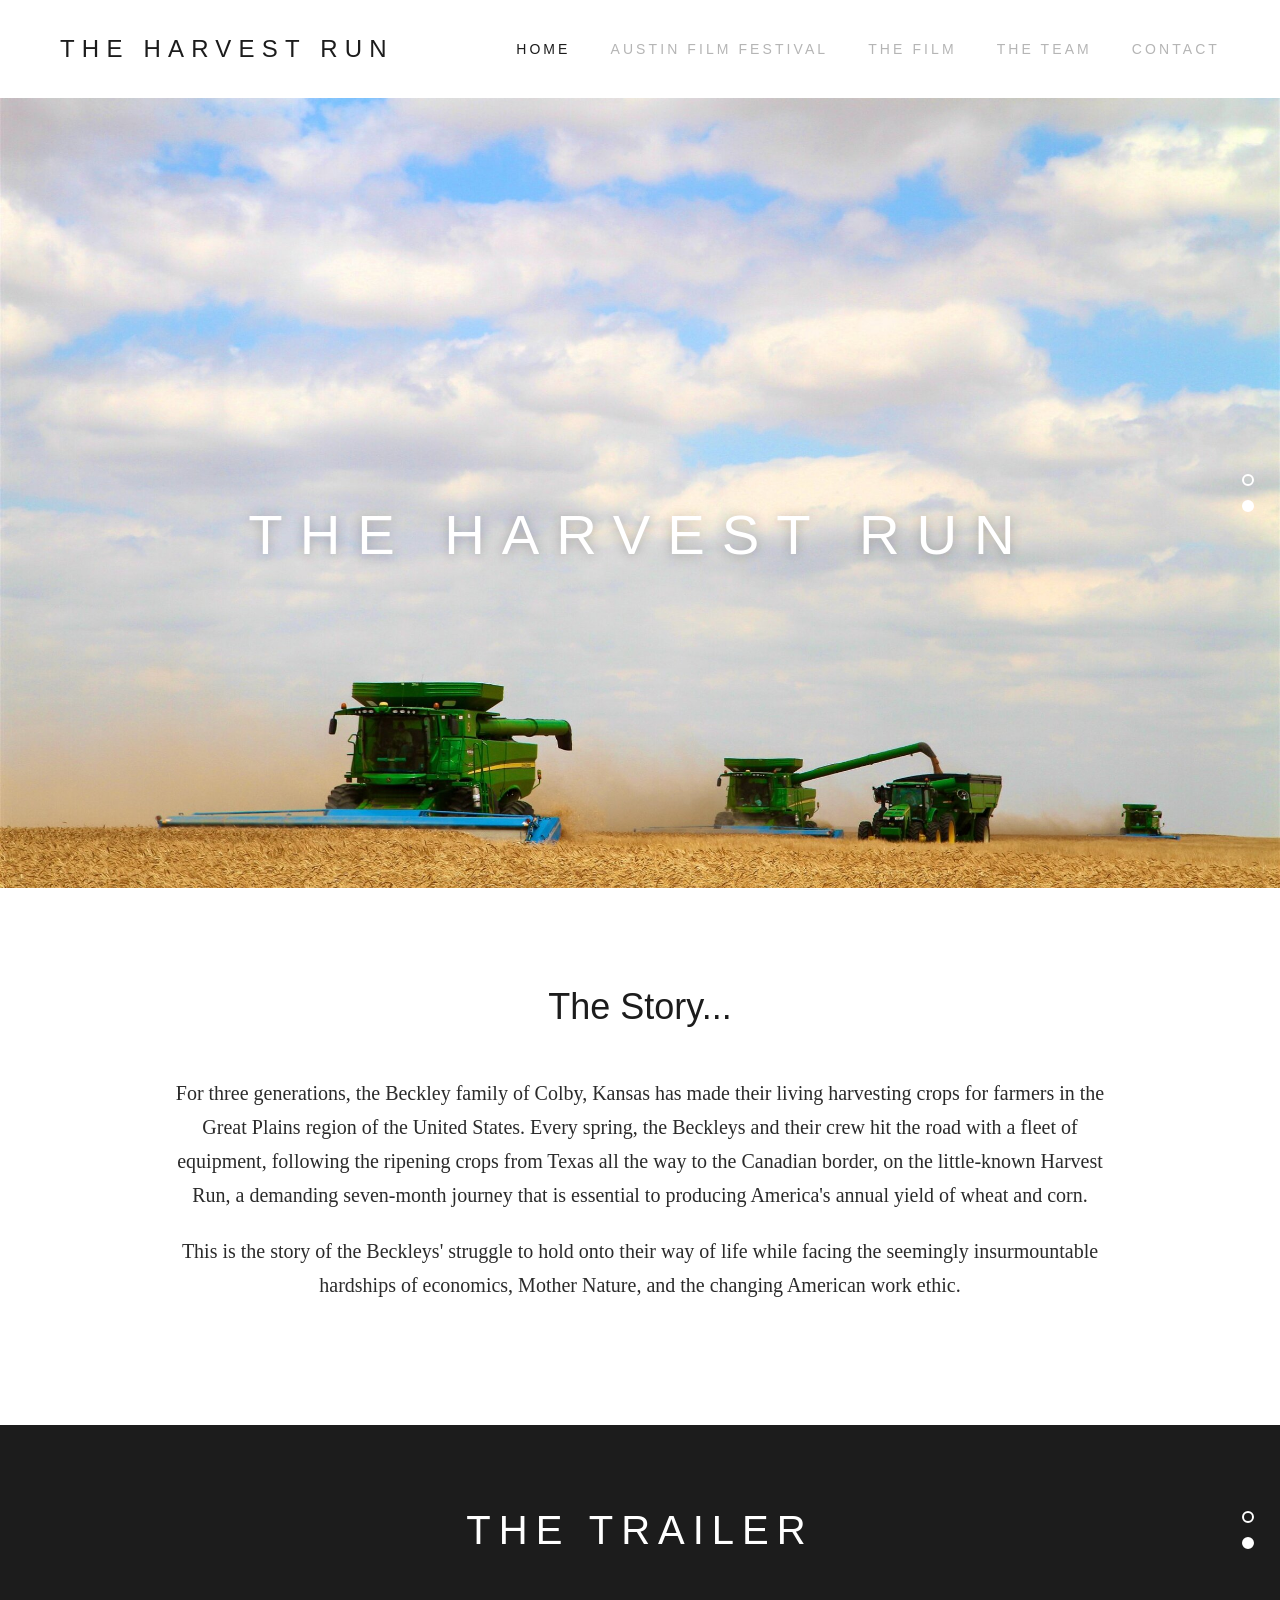
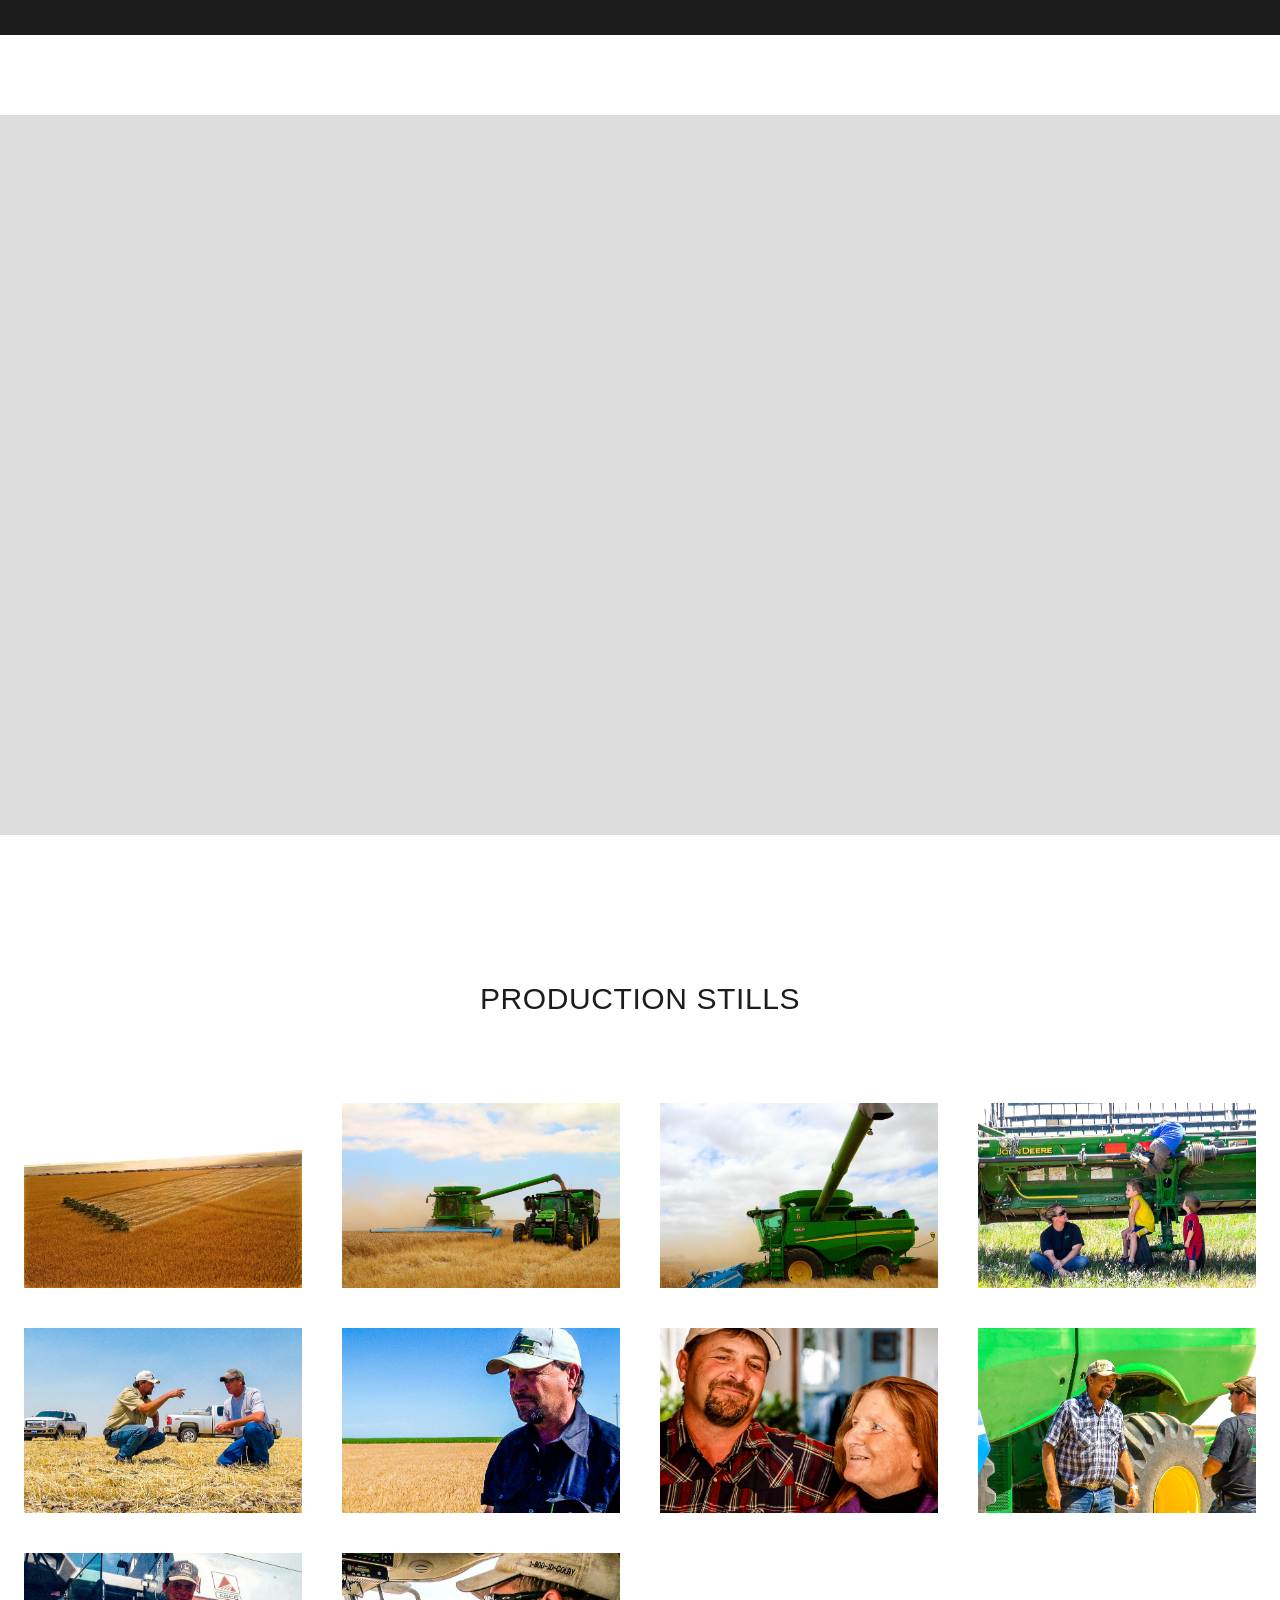
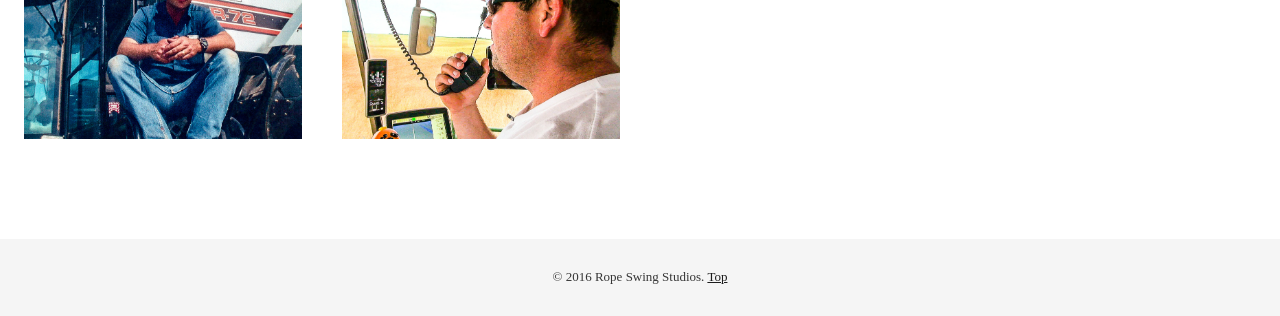
<file: index.html>
<!DOCTYPE html>
<html lang="en">
<head>
<meta charset="utf-8">
<meta name="viewport" content="width=device-width, initial-scale=1">
<title>The Harvest Run</title>
<link rel="stylesheet" href="/style.css">
</head>
<body>
<header>
  <h1><a href="/">The Harvest Run</a></h1>
  <nav>
    <a href="/" class="active">Home</a>
    <a href="/aff2016">Austin Film Festival</a>
    <a href="/the-film">The Film</a>
    <a href="/the-team">The Team</a>
    <a href="/contact">Contact</a>
  </nav>
</header>

<section class="banner">
  <img src="/images/hero.jpg" alt="The Harvest Run">
  <h2 class="banner-title">The Harvest Run</h2>
  <div class="dots"><span></span><span class="on"></span></div>
</section>

<section class="story" id="thefilm">
  <h2>The Story...</h2>
  <p>For three generations, the Beckley family of Colby, Kansas has made their living harvesting crops for farmers in the Great Plains region of the United States. Every spring, the Beckleys and their crew hit the road with a fleet of equipment, following the ripening crops from Texas all the way to the Canadian border, on the little-known Harvest Run, a demanding seven-month journey that is essential to producing America's annual yield of wheat and corn.</p>
  <p>This is the story of the Beckleys' struggle to hold onto their way of life while facing the seemingly insurmountable hardships of economics, Mother Nature, and the changing American work ethic.</p>
</section>

<section class="trailer-band" id="trailer">
  <h2>The Trailer</h2>
  <div class="dots"><span></span><span class="on"></span></div>
</section>

<section class="trailer">
  <iframe src="https://player.vimeo.com/video/179141311?badge=0&amp;autopause=0" allow="autoplay; fullscreen; picture-in-picture; clipboard-write; encrypted-media; web-share" referrerpolicy="strict-origin-when-cross-origin" allowfullscreen title="The Harvest Run - Trailer"></iframe>
</section>

<section class="stills">
  <h2>Production Stills</h2>
  <div class="grid">
    <img src="/images/still-01.jpg" alt="Harvest Run production still: combines in a line across a wheat field, with a convoy of grain trucks">
    <img src="/images/still-02.jpg" alt="Harvest Run production still: a combine and grain cart harvesting wheat">
    <img src="/images/still-03.jpg" alt="Harvest Run production still: a John Deere combine unloading grain">
    <img src="/images/still-04.jpg" alt="Harvest Run production still: a family watches children climb on a John Deere header">
    <img src="/images/still-05.jpg" alt="Harvest Run production still: two men talk in a stubble field beside pickup trucks">
    <img src="/images/still-06.jpg" alt="Harvest Run production still: a man in a cap and a white field">
    <img src="/images/still-07.jpg" alt="Harvest Run production still: an older couple smiling together">
    <img src="/images/still-08.jpg" alt="Harvest Run production still: two men laughing beside a combine">
    <img src="/images/still-09.jpg" alt="Harvest Run production still: a man sitting on the ladder of a combine">
    <img src="/images/still-10.jpg" alt="Harvest Run production still: a man using a radio in a combine cab">
  </div>
</section>

<footer>
  &copy; 2016 Rope Swing Studios. <a href="#top">Top</a>
</footer>
</body>
</html>
</file>
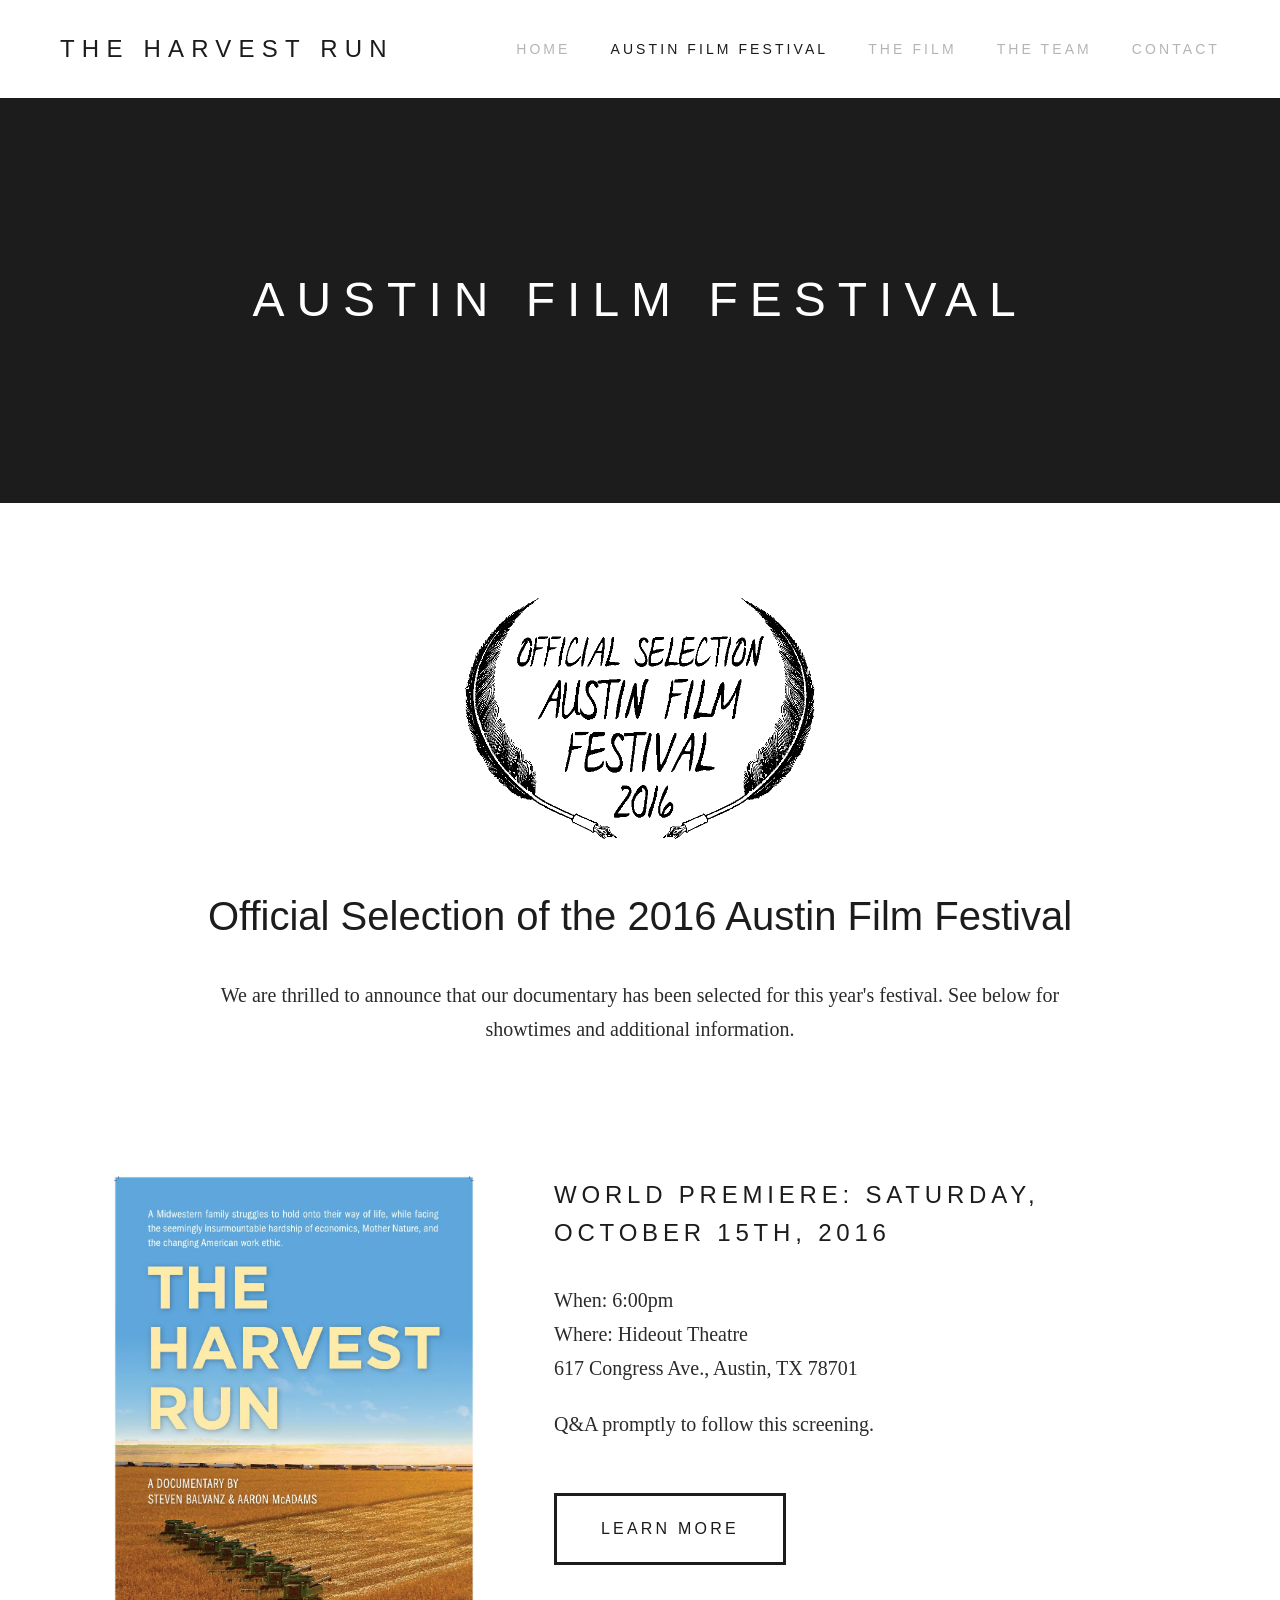
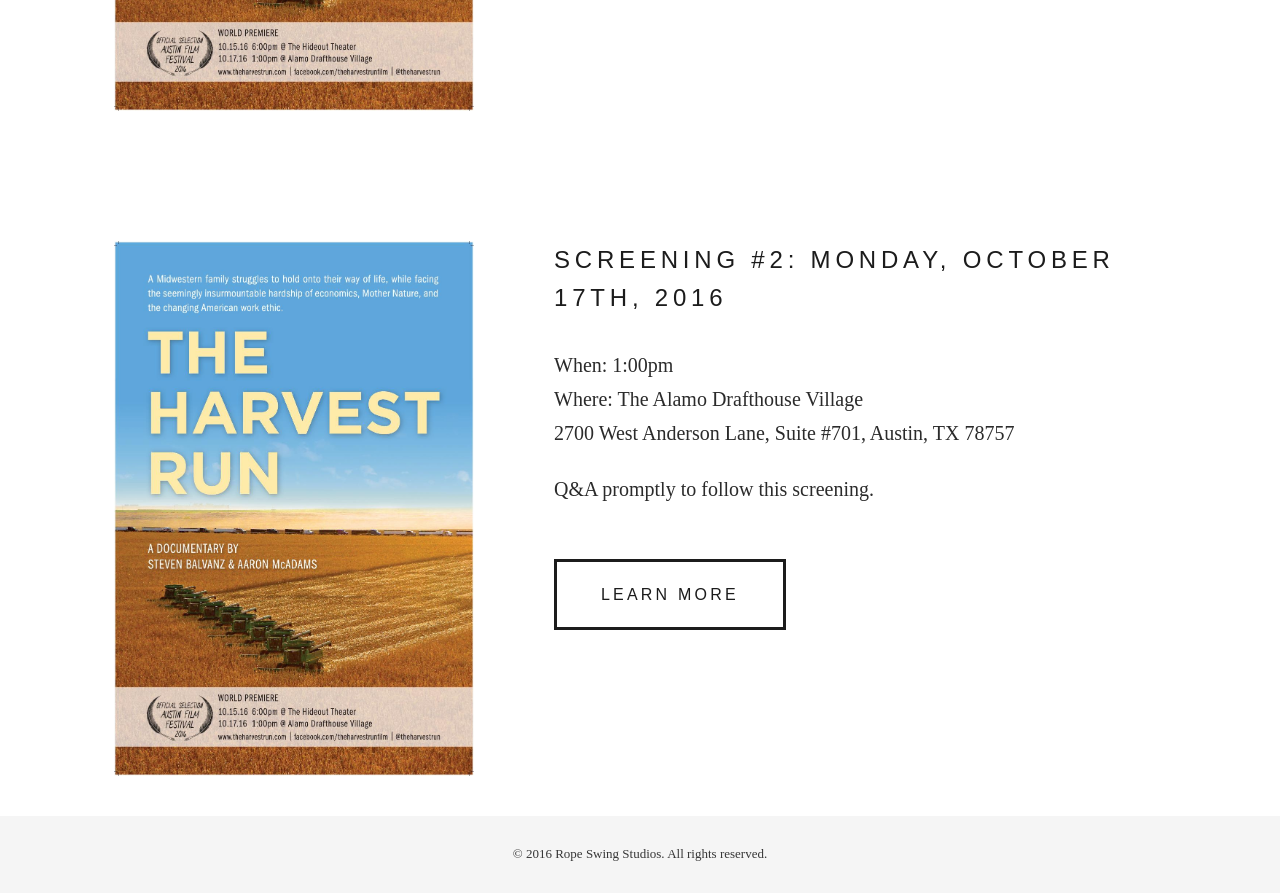
<file: aff2016.html>
<!DOCTYPE html>
<html lang="en">
<head>
<meta charset="utf-8">
<meta name="viewport" content="width=device-width, initial-scale=1">
<title>Austin Film Festival 2016 | The Harvest Run</title>
<link rel="stylesheet" href="/style.css">
</head>
<body>
<header>
  <h1><a href="/">The Harvest Run</a></h1>
  <nav>
    <a href="/">Home</a>
    <a href="/aff2016" class="active">Austin Film Festival</a>
    <a href="/the-film">The Film</a>
    <a href="/the-team">The Team</a>
    <a href="/contact">Contact</a>
  </nav>
</header>

<section class="page-band">
  <h2>Austin Film Festival</h2>
</section>

<section class="aff-intro">
  <img class="laurel" src="/images/laurel.png" alt="Official Selection, Austin Film Festival 2016">
  <h3>Official Selection of the 2016 Austin Film Festival</h3>
  <p>We are thrilled to announce that our documentary has been selected for this year's festival. See below for showtimes and additional information.</p>
</section>

<section class="screening-block">
  <img class="screening-poster" src="/images/austin-poster.jpg" alt="The Harvest Run poster">
  <div class="screening-info">
    <h4>World Premiere: Saturday, October 15th, 2016</h4>
    <p>When: 6:00pm<br>Where: Hideout Theatre<br>617 Congress Ave., Austin, TX 78701</p>
    <p>Q&amp;A promptly to follow this screening.</p>
    <a class="learn-more" href="#">Learn More</a>
  </div>
</section>

<section class="screening-block">
  <img class="screening-poster" src="/images/austin-poster.jpg" alt="The Harvest Run poster">
  <div class="screening-info">
    <h4>Screening #2: Monday, October 17th, 2016</h4>
    <p>When: 1:00pm<br>Where: The Alamo Drafthouse Village<br>2700 West Anderson Lane, Suite #701, Austin, TX 78757</p>
    <p>Q&amp;A promptly to follow this screening.</p>
    <a class="learn-more" href="#">Learn More</a>
  </div>
</section>

<footer>
  &copy; 2016 Rope Swing Studios. All rights reserved.
</footer>
</body>
</html>
</file>
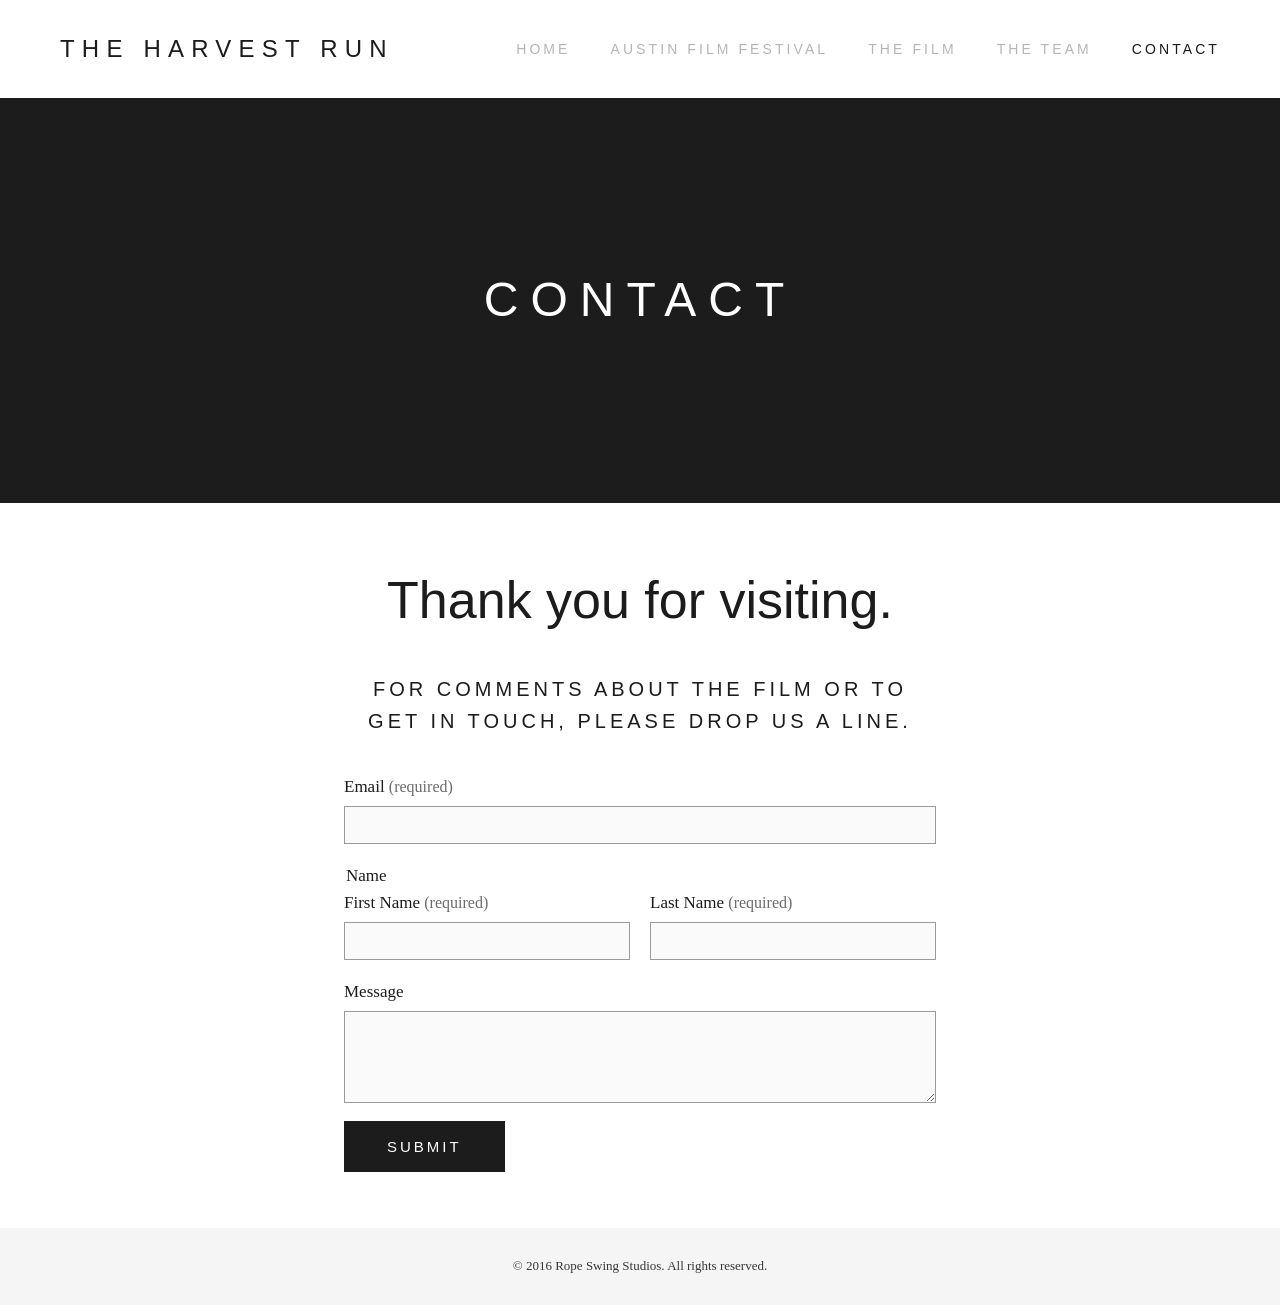
<file: contact.html>
<!DOCTYPE html>
<html lang="en">
<head>
<meta charset="utf-8">
<meta name="viewport" content="width=device-width, initial-scale=1">
<title>Contact | The Harvest Run</title>
<link rel="stylesheet" href="/style.css">
</head>
<body>
<header>
  <h1><a href="/">The Harvest Run</a></h1>
  <nav>
    <a href="/">Home</a>
    <a href="/aff2016">Austin Film Festival</a>
    <a href="/the-film">The Film</a>
    <a href="/the-team">The Team</a>
    <a href="/contact" class="active">Contact</a>
  </nav>
</header>

<section class="page-band">
  <h2>Contact</h2>
</section>

<section class="contact">
  <h3 class="thanks">Thank you for visiting.</h3>
  <p class="lede">For comments about the film or to get in touch, please drop us a line.</p>

  <p class="sent-note" id="sent-note" hidden>Thanks, your message has been sent.</p>
  <script>
    if (new URLSearchParams(location.search).get("sent") === "1") {
      document.getElementById("sent-note").hidden = false;
    }
  </script>

  <form class="contact-form" action="/send-contact" method="post">
    <input type="text" name="website" tabindex="-1" autocomplete="off" aria-hidden="true" style="display:none">
    <label class="field">
      <span>Email <em>(required)</em></span>
      <input type="email" name="email" required>
    </label>

    <fieldset class="field">
      <legend>Name</legend>
      <div class="row">
        <label>
          <span>First Name <em>(required)</em></span>
          <input type="text" name="first_name" required>
        </label>
        <label>
          <span>Last Name <em>(required)</em></span>
          <input type="text" name="last_name" required>
        </label>
      </div>
    </fieldset>

    <label class="field">
      <span>Message</span>
      <textarea name="message" rows="4"></textarea>
    </label>

    <button type="submit">Submit</button>
  </form>
</section>

<footer>
  &copy; 2016 Rope Swing Studios. All rights reserved.
</footer>
</body>
</html>
</file>
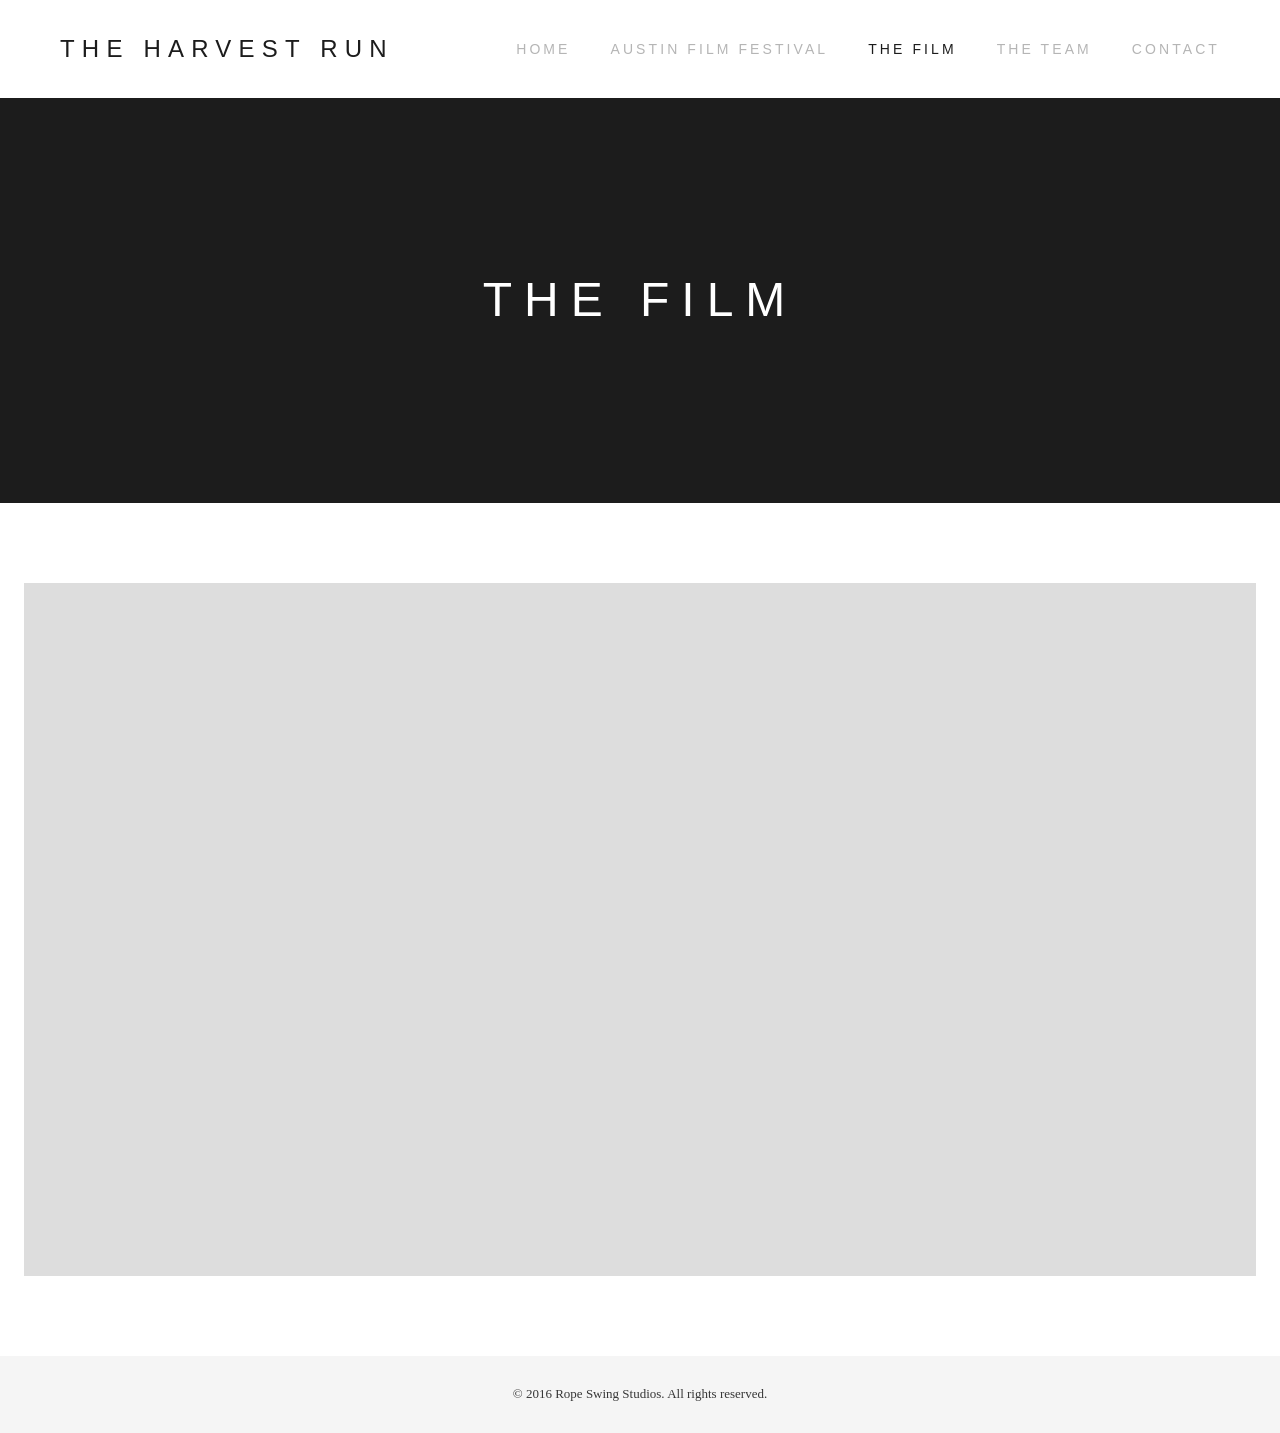
<file: the-film.html>
<!DOCTYPE html>
<html lang="en">
<head>
<meta charset="utf-8">
<meta name="viewport" content="width=device-width, initial-scale=1">
<title>The Film | The Harvest Run</title>
<link rel="stylesheet" href="/style.css">
</head>
<body>
<header>
  <h1><a href="/">The Harvest Run</a></h1>
  <nav>
    <a href="/">Home</a>
    <a href="/aff2016">Austin Film Festival</a>
    <a href="/the-film" class="active">The Film</a>
    <a href="/the-team">The Team</a>
    <a href="/contact">Contact</a>
  </nav>
</header>

<section class="page-band">
  <h2>The Film</h2>
</section>

<section class="film">
  <div class="video">
    <iframe src="https://player.vimeo.com/video/193988578" allow="autoplay; fullscreen; picture-in-picture; clipboard-write; encrypted-media; web-share" referrerpolicy="strict-origin-when-cross-origin" allowfullscreen title="The Harvest Run"></iframe>
  </div>
</section>

<footer>
  &copy; 2016 Rope Swing Studios. All rights reserved.
</footer>
</body>
</html>
</file>
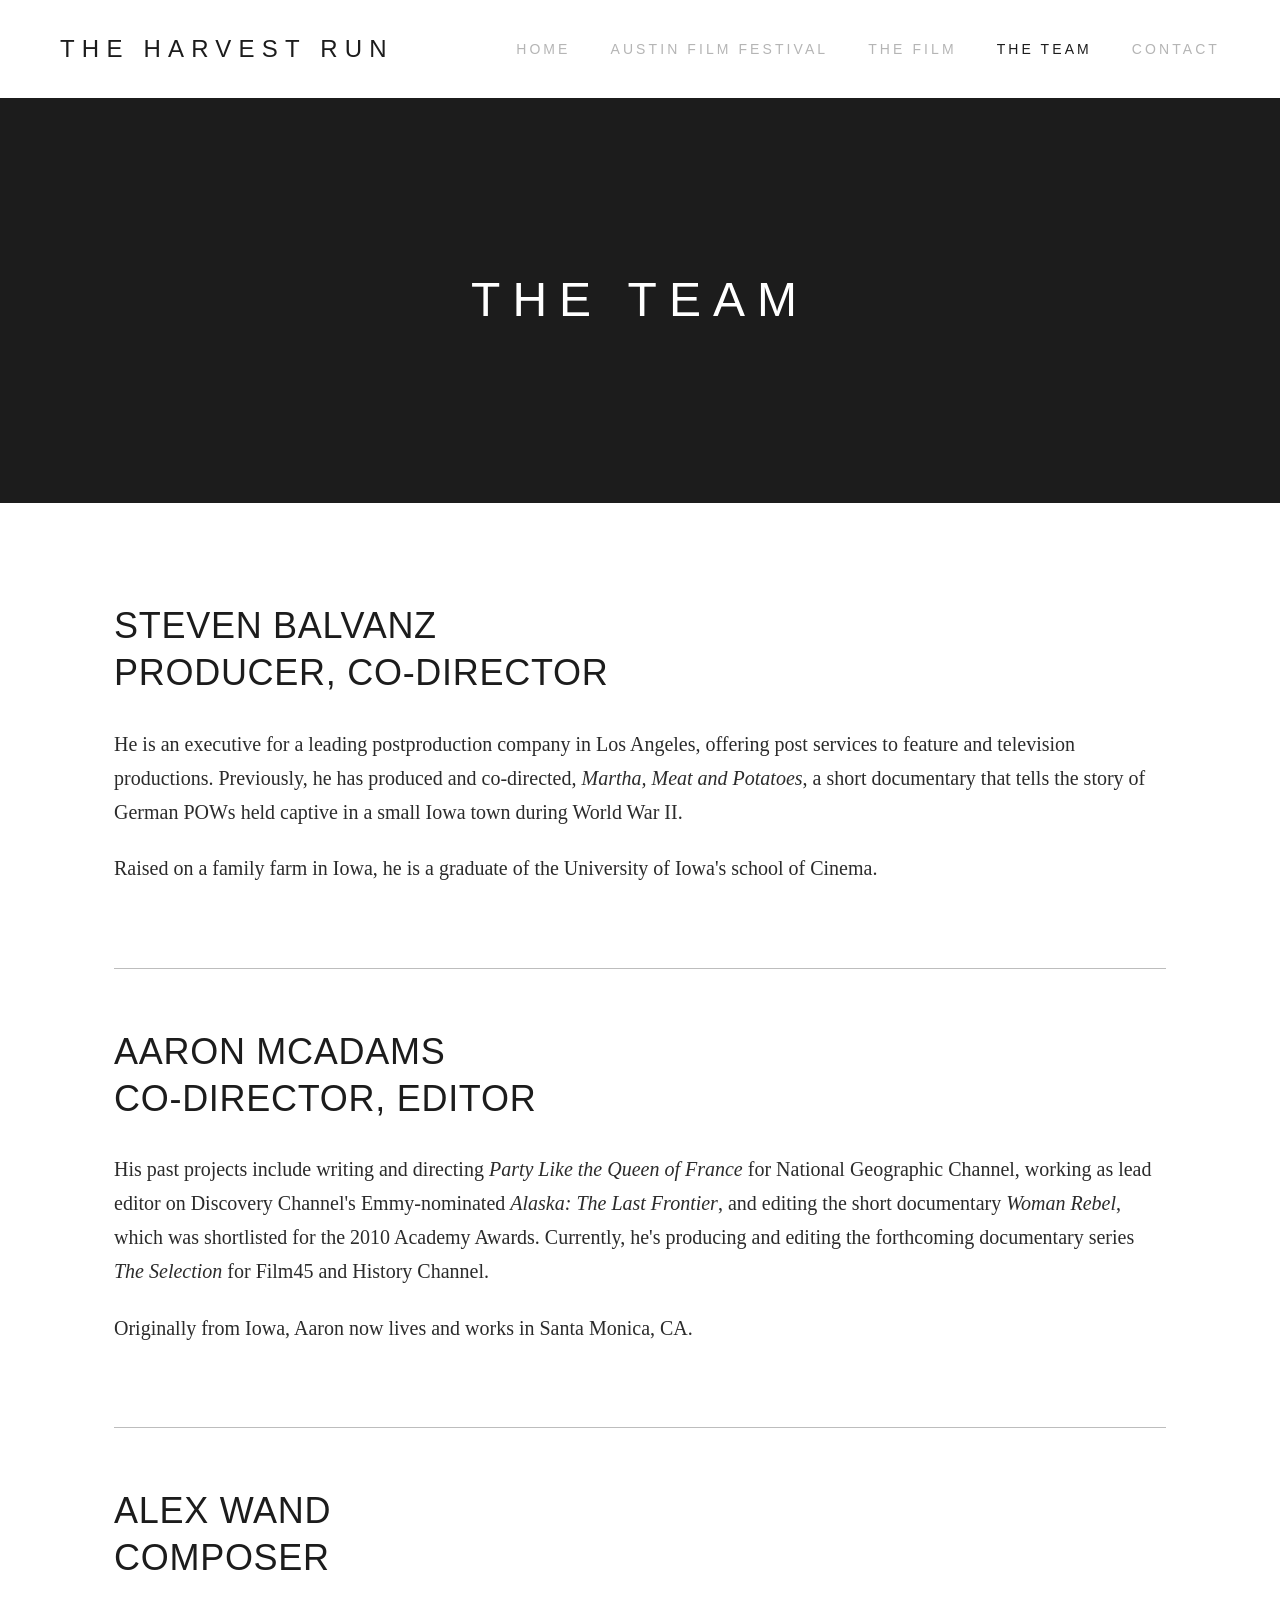
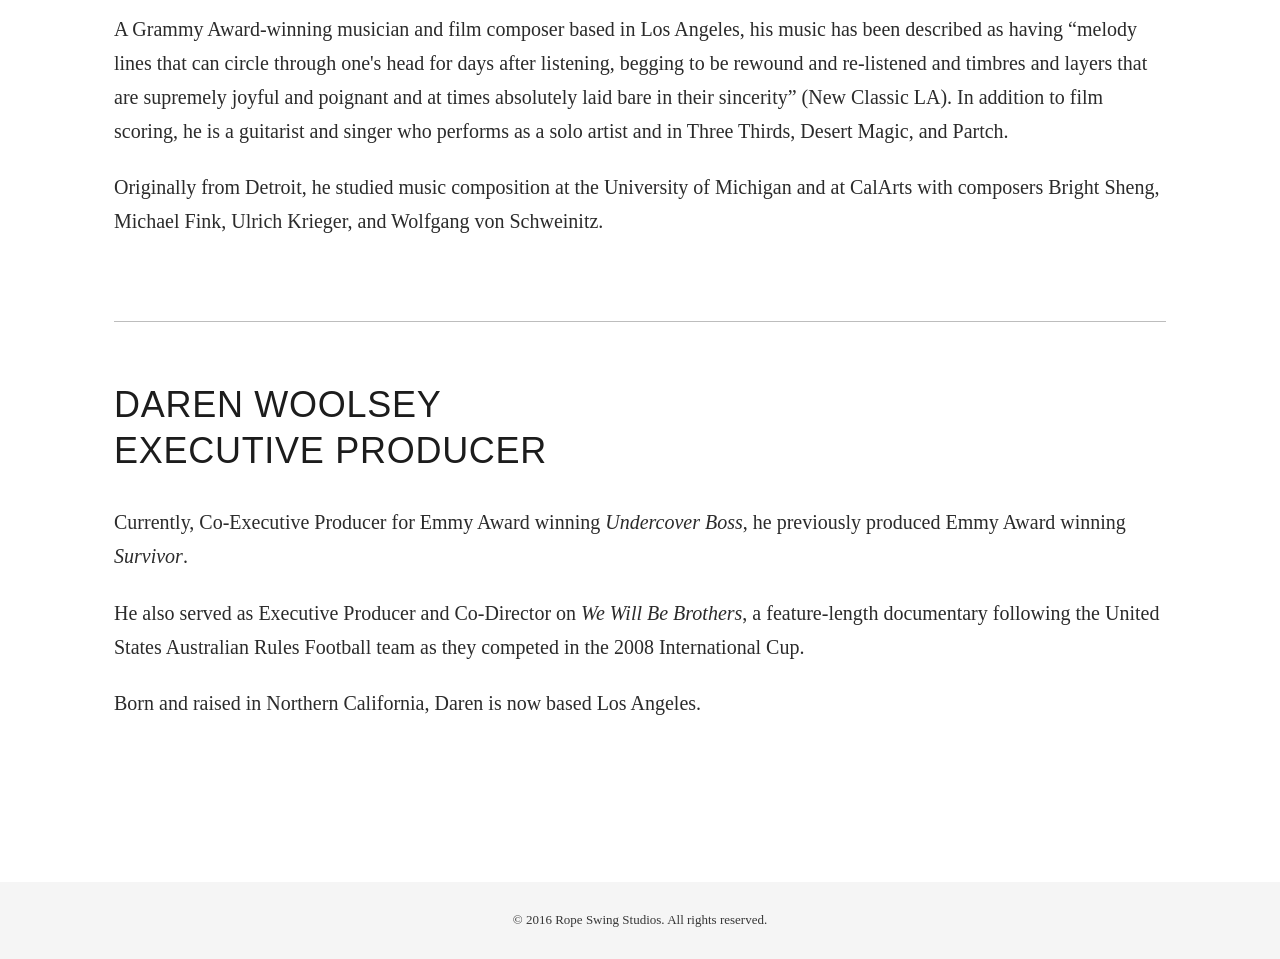
<file: the-team.html>
<!DOCTYPE html>
<html lang="en">
<head>
<meta charset="utf-8">
<meta name="viewport" content="width=device-width, initial-scale=1">
<title>The Team | The Harvest Run</title>
<link rel="stylesheet" href="/style.css">
</head>
<body>
<header>
  <h1><a href="/">The Harvest Run</a></h1>
  <nav>
    <a href="/">Home</a>
    <a href="/aff2016">Austin Film Festival</a>
    <a href="/the-film">The Film</a>
    <a href="/the-team" class="active">The Team</a>
    <a href="/contact">Contact</a>
  </nav>
</header>

<section class="page-band">
  <h2>The Team</h2>
</section>

<section class="team">
  <div class="member">
    <h3>Steven Balvanz<span>Producer, Co-Director</span></h3>
    <p>He is an executive for a leading postproduction company in Los Angeles, offering post services to feature and television productions. Previously, he has produced and co-directed, <em>Martha, Meat and Potatoes</em>, a short documentary that tells the story of German POWs held captive in a small Iowa town during World War II.</p>
    <p>Raised on a family farm in Iowa, he is a graduate of the University of Iowa's school of Cinema.</p>
  </div>

  <div class="member">
    <h3>Aaron McAdams<span>Co-Director, Editor</span></h3>
    <p>His past projects include writing and directing <em>Party Like the Queen of France</em> for National Geographic Channel, working as lead editor on Discovery Channel's Emmy-nominated <em>Alaska: The Last Frontier</em>, and editing the short documentary <em>Woman Rebel</em>, which was shortlisted for the 2010 Academy Awards. Currently, he's producing and editing the forthcoming documentary series <em>The Selection</em> for Film45 and History Channel.</p>
    <p>Originally from Iowa, Aaron now lives and works in Santa Monica, CA.</p>
  </div>

  <div class="member">
    <h3>Alex Wand<span>Composer</span></h3>
    <p>A Grammy Award-winning musician and film composer based in Los Angeles, his music has been described as having &ldquo;melody lines that can circle through one's head for days after listening, begging to be rewound and re-listened and timbres and layers that are supremely joyful and poignant and at times absolutely laid bare in their sincerity&rdquo; (New Classic LA). In addition to film scoring, he is a guitarist and singer who performs as a solo artist and in Three Thirds, Desert Magic, and Partch.</p>
    <p>Originally from Detroit, he studied music composition at the University of Michigan and at CalArts with composers Bright Sheng, Michael Fink, Ulrich Krieger, and Wolfgang von Schweinitz.</p>
  </div>

  <div class="member">
    <h3>Daren Woolsey<span>Executive Producer</span></h3>
    <p>Currently, Co-Executive Producer for Emmy Award winning <em>Undercover Boss</em>, he previously produced Emmy Award winning <em>Survivor</em>.</p>
    <p>He also served as Executive Producer and Co-Director on <em>We Will Be Brothers</em>, a feature-length documentary following the United States Australian Rules Football team as they competed in the 2008 International Cup.</p>
    <p>Born and raised in Northern California, Daren is now based Los Angeles.</p>
  </div>
</section>

<footer>
  &copy; 2016 Rope Swing Studios. All rights reserved.
</footer>
</body>
</html>
</file>
<file: style.css>
* { box-sizing: border-box; }
body { margin: 0; font-family: "Georgia", "Times New Roman", serif; font-weight: 500; background: #ffffff; color: #363636; font-size: 16px; line-height: 1.6; }
a { color: #1c1c1c; }

/* Top bar: logo left, nav right */
header { display: flex; justify-content: space-between; align-items: center; flex-wrap: wrap; padding: 30px 60px; background: #ffffff; }
header h1, header .site-title { margin: 0; font-family: "Helvetica Neue", Helvetica, Arial, sans-serif; font-size: 24px; font-weight: 300; letter-spacing: 0.3em; text-transform: uppercase; }
header h1 a, header .site-title a { color: #1c1c1c; text-decoration: none; }
nav { display: flex; gap: 40px; }
nav a { font-family: "Helvetica Neue", Helvetica, Arial, sans-serif; font-size: 14px; font-weight: 300; letter-spacing: 0.22em; text-transform: uppercase; color: #b5b5b5; text-decoration: none; }
nav a.active, nav a:hover { color: #1c1c1c; }

/* Banner with title over the photo (home page) */
.banner { position: relative; width: 100%; height: calc(100vh - 110px); min-height: 520px; overflow: hidden; background: #ddd; }
.banner img { position: absolute; inset: 0; width: 100%; height: 100%; object-fit: cover; }
.banner-title { position: absolute; left: 0; right: 0; bottom: 39%; margin: 0; text-align: center; color: #ffffff; font-family: "Helvetica Neue", Helvetica, Arial, sans-serif; font-weight: 300; font-size: clamp(32px, 4.4vw, 64px); letter-spacing: 0.3em; text-transform: uppercase; text-shadow: 0 1px 12px rgba(0,0,0,0.25); }
.dots { position: absolute; right: 26px; top: 50%; transform: translateY(-50%); display: flex; flex-direction: column; gap: 14px; }
.dots span { width: 12px; height: 12px; border: 2px solid #ffffff; border-radius: 50%; box-sizing: border-box; background: transparent; }
.dots span.on { background: #ffffff; }

h2 { font-family: "Helvetica Neue", Helvetica, Arial, sans-serif; font-weight: 400; font-size: 21px; letter-spacing: 0.4px; text-transform: uppercase; color: #1c1c1c; text-align: center; margin: 0 0 40px; }

/* Story */
.story { max-width: 1000px; margin: 0 auto; padding: 90px 24px 60px; text-align: center; }
.story h2 { font-size: 36px; font-weight: 300; letter-spacing: 0; text-transform: none; margin-bottom: 40px; }
.story p { font-size: 20px; line-height: 1.7; color: #2b2b2b; margin: 0 0 1.4rem; }

/* Trailer band */
.trailer-band { position: relative; background: #1c1c1c; height: 210px; display: flex; align-items: center; justify-content: center; margin-top: 40px; }
.trailer-band h2 { color: #ffffff; margin: 0; font-size: 40px; font-weight: 300; letter-spacing: 0.2em; }
.trailer-band .dots { right: 26px; }

/* Trailer video */
.trailer { position: relative; max-width: 1400px; aspect-ratio: 16 / 9; margin: 80px auto; overflow: hidden; background: #ddd; }
.trailer img { width: 100%; height: 100%; object-fit: cover; display: block; }
.trailer iframe { position: absolute; inset: 0; width: 100%; height: 100%; border: 0; }
.play { position: absolute; left: 50%; top: 50%; transform: translate(-50%, -50%); width: 0; height: 0; border-left: 40px solid #ffffff; border-top: 24px solid transparent; border-bottom: 24px solid transparent; }

/* Stills */
.stills { max-width: 1400px; margin: 0 auto; padding: 60px 24px 100px; }
.stills h2 { margin-bottom: 80px; font-size: 30px; font-weight: 300; letter-spacing: 0.02em; }
.stills .grid { display: grid; grid-template-columns: repeat(4, 1fr); gap: 40px; }
.stills .grid img { width: 100%; aspect-ratio: 3 / 2; object-fit: cover; display: block; }

footer { text-align: center; padding: 28px 24px; font-size: 13px; color: #363636; background: #f5f5f5; }

/* Austin Film Festival page */
.page-band { background: #1c1c1c; height: 405px; display: flex; align-items: center; justify-content: center; }
.page-band h2 { color: #ffffff; margin: 0; font-size: 48px; font-weight: 300; letter-spacing: 0.25em; }
.aff-intro { max-width: 960px; margin: 0 auto; padding: 90px 24px 40px; text-align: center; }
.aff-intro .laurel { width: 360px; max-width: 80%; display: block; margin: 0 auto 40px; }
.aff-intro h3 { font-family: "Helvetica Neue", Helvetica, Arial, sans-serif; font-weight: 300; font-size: 40px; color: #1c1c1c; margin: 0 0 30px; }
.aff-intro p { font-size: 20px; line-height: 1.7; color: #2b2b2b; margin: 0; }
.screening-block { max-width: 1100px; margin: 0 auto; padding: 90px 24px 40px; display: grid; grid-template-columns: 360px 1fr; gap: 80px; align-items: start; }
.screening-poster { width: 100%; display: block; }
.screening-info h4 { font-family: "Helvetica Neue", Helvetica, Arial, sans-serif; font-weight: 300; font-size: 24px; letter-spacing: 0.2em; text-transform: uppercase; color: #1c1c1c; margin: 0 0 30px; }
.screening-info p { font-size: 20px; line-height: 1.7; color: #2b2b2b; margin: 0 0 1.4rem; }
.learn-more { display: inline-block; margin-top: 30px; padding: 20px 44px; border: 3px solid #1c1c1c; font-family: "Helvetica Neue", Helvetica, Arial, sans-serif; font-size: 16px; letter-spacing: 0.2em; text-transform: uppercase; color: #1c1c1c; text-decoration: none; }
.learn-more:hover { background: #1c1c1c; color: #ffffff; }
@media (max-width: 900px) {
  .screening-block { grid-template-columns: 1fr; gap: 40px; }
  .screening-poster { max-width: 360px; }
  .page-band h2 { font-size: 30px; }
}

/* The Team page */
.team { max-width: 1100px; margin: 0 auto; padding: 100px 24px 80px; }
.team .member { padding: 60px 0; border-bottom: 1px solid #bdbdbd; }
.team .member:first-child { padding-top: 0; }
.team .member:last-child { border-bottom: 0; }
.team h3 { margin: 0 0 30px; font-family: "Helvetica Neue", Helvetica, Arial, sans-serif; font-weight: 300; font-size: 36px; line-height: 1.3; letter-spacing: 0.02em; text-transform: uppercase; color: #1c1c1c; }
.team h3 span { display: block; }
.team p { font-size: 20px; line-height: 1.7; color: #2b2b2b; margin: 0 0 1.4rem; }

/* Contact page */
.contact { max-width: 640px; margin: 0 auto; padding: 56px 24px 56px; }
.contact .thanks { font-family: "Helvetica Neue", Helvetica, Arial, sans-serif; font-weight: 300; font-size: 52px; color: #1c1c1c; text-align: center; margin: 0 0 30px; text-transform: none; letter-spacing: 0; }
.contact .lede { font-family: "Helvetica Neue", Helvetica, Arial, sans-serif; font-weight: 300; font-size: 20px; letter-spacing: 0.2em; text-transform: uppercase; color: #1c1c1c; text-align: center; line-height: 1.6; margin: 0 0 36px; }
.contact-form { display: flex; flex-direction: column; gap: 18px; }
.contact-form .field, .contact-form fieldset { border: 0; margin: 0; padding: 0; display: flex; flex-direction: column; gap: 6px; }
.contact-form span, .contact-form legend { font-size: 17px; color: #1c1c1c; }
.contact-form em { font-style: normal; color: #6b6b6b; font-size: 16px; }
.contact-form .row { display: grid; grid-template-columns: 1fr 1fr; gap: 20px; }
.contact-form .row label { display: flex; flex-direction: column; gap: 6px; }
.contact-form input, .contact-form textarea { width: 100%; padding: 9px 12px; font-family: inherit; font-size: 16px; color: #1c1c1c; background: #fafafa; border: 1px solid #9a9a9a; border-radius: 0; }
.contact-form input:focus, .contact-form textarea:focus { outline: 2px solid #1c1c1c; outline-offset: -1px; }
.contact-form button { align-self: flex-start; padding: 14px 40px; font-family: "Helvetica Neue", Helvetica, Arial, sans-serif; font-size: 15px; letter-spacing: 0.2em; text-transform: uppercase; background: #1c1c1c; color: #ffffff; border: 3px solid #1c1c1c; cursor: pointer; }
.contact-form button:hover { background: #ffffff; color: #1c1c1c; }
@media (max-width: 720px) {
  .contact .thanks { font-size: 36px; }
  .contact .lede { font-size: 16px; }
  .contact-form .row { grid-template-columns: 1fr; }
}

/* The Film page */
.film { max-width: 1400px; margin: 80px auto; padding: 0 24px; }
.film .video { position: relative; aspect-ratio: 16 / 9; background: #ddd; }
.film iframe { position: absolute; inset: 0; width: 100%; height: 100%; border: 0; }

/* Inner pages */
main { max-width: 760px; margin: 0 auto; padding: 40px 24px; }
.team-member { margin-bottom: 2rem; text-align: center; }
.team-member h3 { margin: 0; font-family: "Helvetica Neue", Helvetica, Arial, sans-serif; font-weight: 400; font-size: 16px; letter-spacing: 2px; text-transform: uppercase; color: #1c1c1c; }
.team-member .role { color: #6b6b6b; font-style: italic; margin: 0 0 0.4rem; }
.screening { margin-bottom: 1.5rem; text-align: center; }
.poster { display: block; max-width: 360px; width: 100%; margin: 24px auto; }

@media (max-width: 900px) {
  .stills .grid { grid-template-columns: repeat(2, 1fr); gap: 24px; }
}
@media (max-width: 720px) {
  header { padding: 20px 24px; }
  nav { gap: 18px; }
  nav a { font-size: 11px; letter-spacing: 0.12em; }
  header h1, header .site-title { font-size: 18px; }
  .story p { font-size: 17px; }
}
</file>
